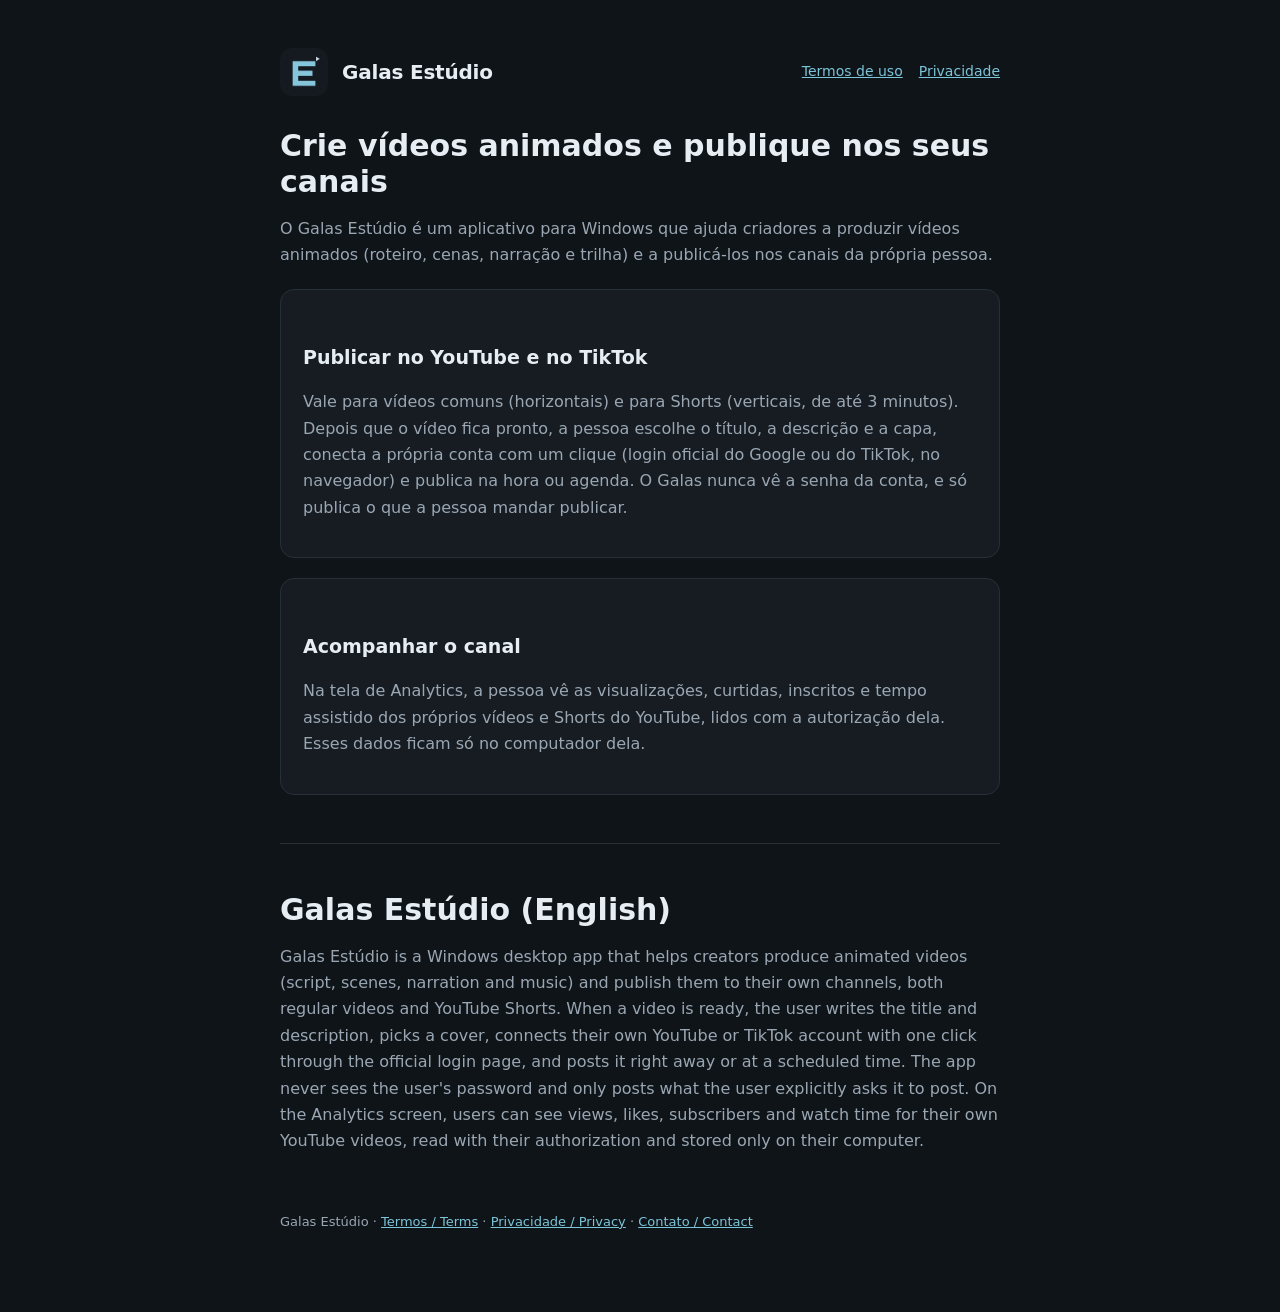
<file: docs/index.html>
<!doctype html>
<html lang="pt-BR">
<head>
<meta charset="utf-8">
<meta name="viewport" content="width=device-width, initial-scale=1">
<title>Galas Estúdio</title>
<meta name="description" content="Galas Estúdio: app para Windows que cria vídeos animados e publica no YouTube e no TikTok do próprio usuário.">
<link rel="icon" href="icone.png">
<link rel="stylesheet" href="estilo.css">
</head>
<body>
<main>
  <header><img src="icone.png" alt=""><b>Galas Estúdio</b>
    <nav><a href="termos.html">Termos de uso</a><a href="privacidade.html">Privacidade</a></nav></header>

  <h1>Crie vídeos animados e publique nos seus canais</h1>
  <p>O Galas Estúdio é um aplicativo para Windows que ajuda criadores a produzir vídeos animados (roteiro, cenas, narração e trilha) e a publicá-los nos canais da própria pessoa.</p>

  <div class="cartao">
    <h2>Publicar no YouTube e no TikTok</h2>
    <p>Vale para vídeos comuns (horizontais) e para Shorts (verticais, de até 3 minutos). Depois que o vídeo fica pronto, a pessoa escolhe o título, a descrição e a capa, conecta a própria conta com um clique (login oficial do Google ou do TikTok, no navegador) e publica na hora ou agenda. O Galas nunca vê a senha da conta, e só publica o que a pessoa mandar publicar.</p>
  </div>

  <div class="cartao">
    <h2>Acompanhar o canal</h2>
    <p>Na tela de Analytics, a pessoa vê as visualizações, curtidas, inscritos e tempo assistido dos próprios vídeos e Shorts do YouTube, lidos com a autorização dela. Esses dados ficam só no computador dela.</p>
  </div>

  <hr>
  <h1 lang="en">Galas Estúdio (English)</h1>
  <p lang="en">Galas Estúdio is a Windows desktop app that helps creators produce animated videos (script, scenes, narration and music) and publish them to their own channels, both regular videos and YouTube Shorts. When a video is ready, the user writes the title and description, picks a cover, connects their own YouTube or TikTok account with one click through the official login page, and posts it right away or at a scheduled time. The app never sees the user's password and only posts what the user explicitly asks it to post. On the Analytics screen, users can see views, likes, subscribers and watch time for their own YouTube videos, read with their authorization and stored only on their computer.</p>

  <footer>Galas Estúdio · <a href="termos.html">Termos / Terms</a> · <a href="privacidade.html">Privacidade / Privacy</a> · <a href="https://github.com/GaussNoob/galas-estudio-atualizacoes/issues">Contato / Contact</a></footer>
</main>
</body>
</html>
</file>
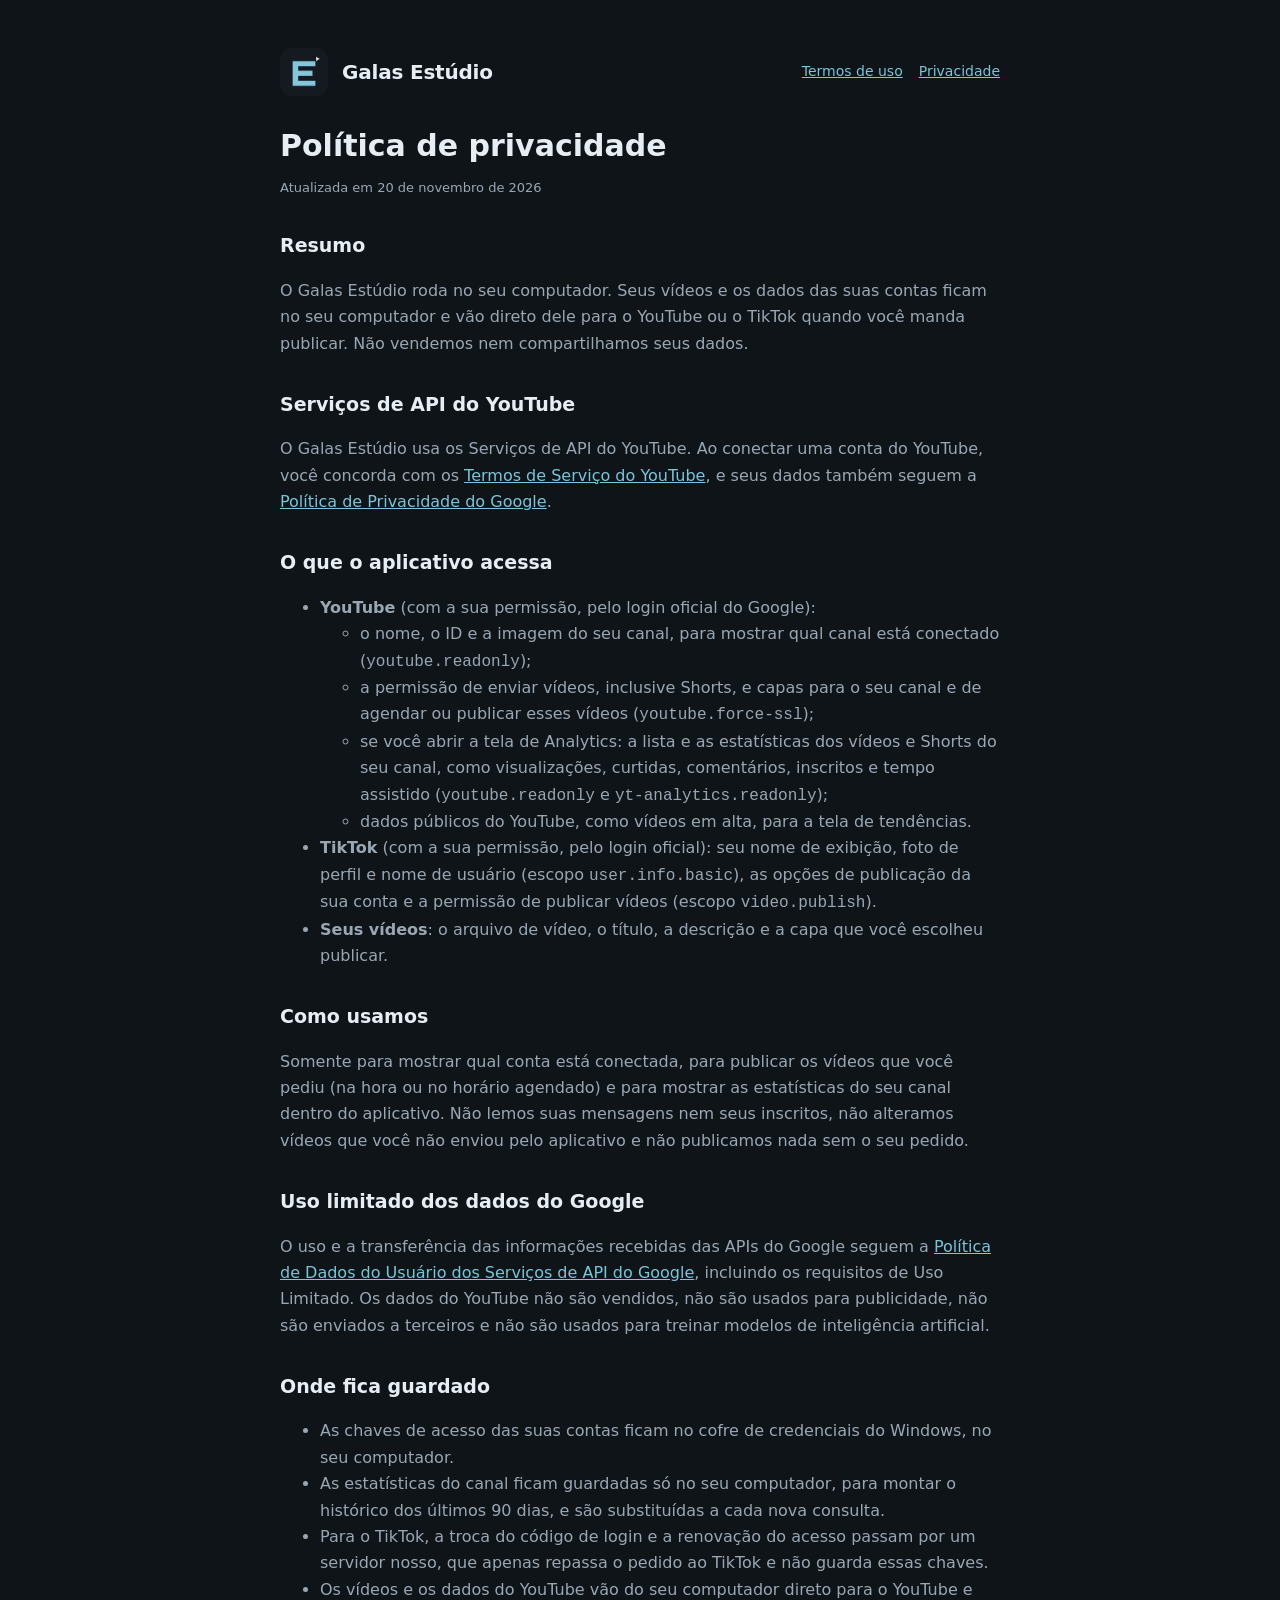
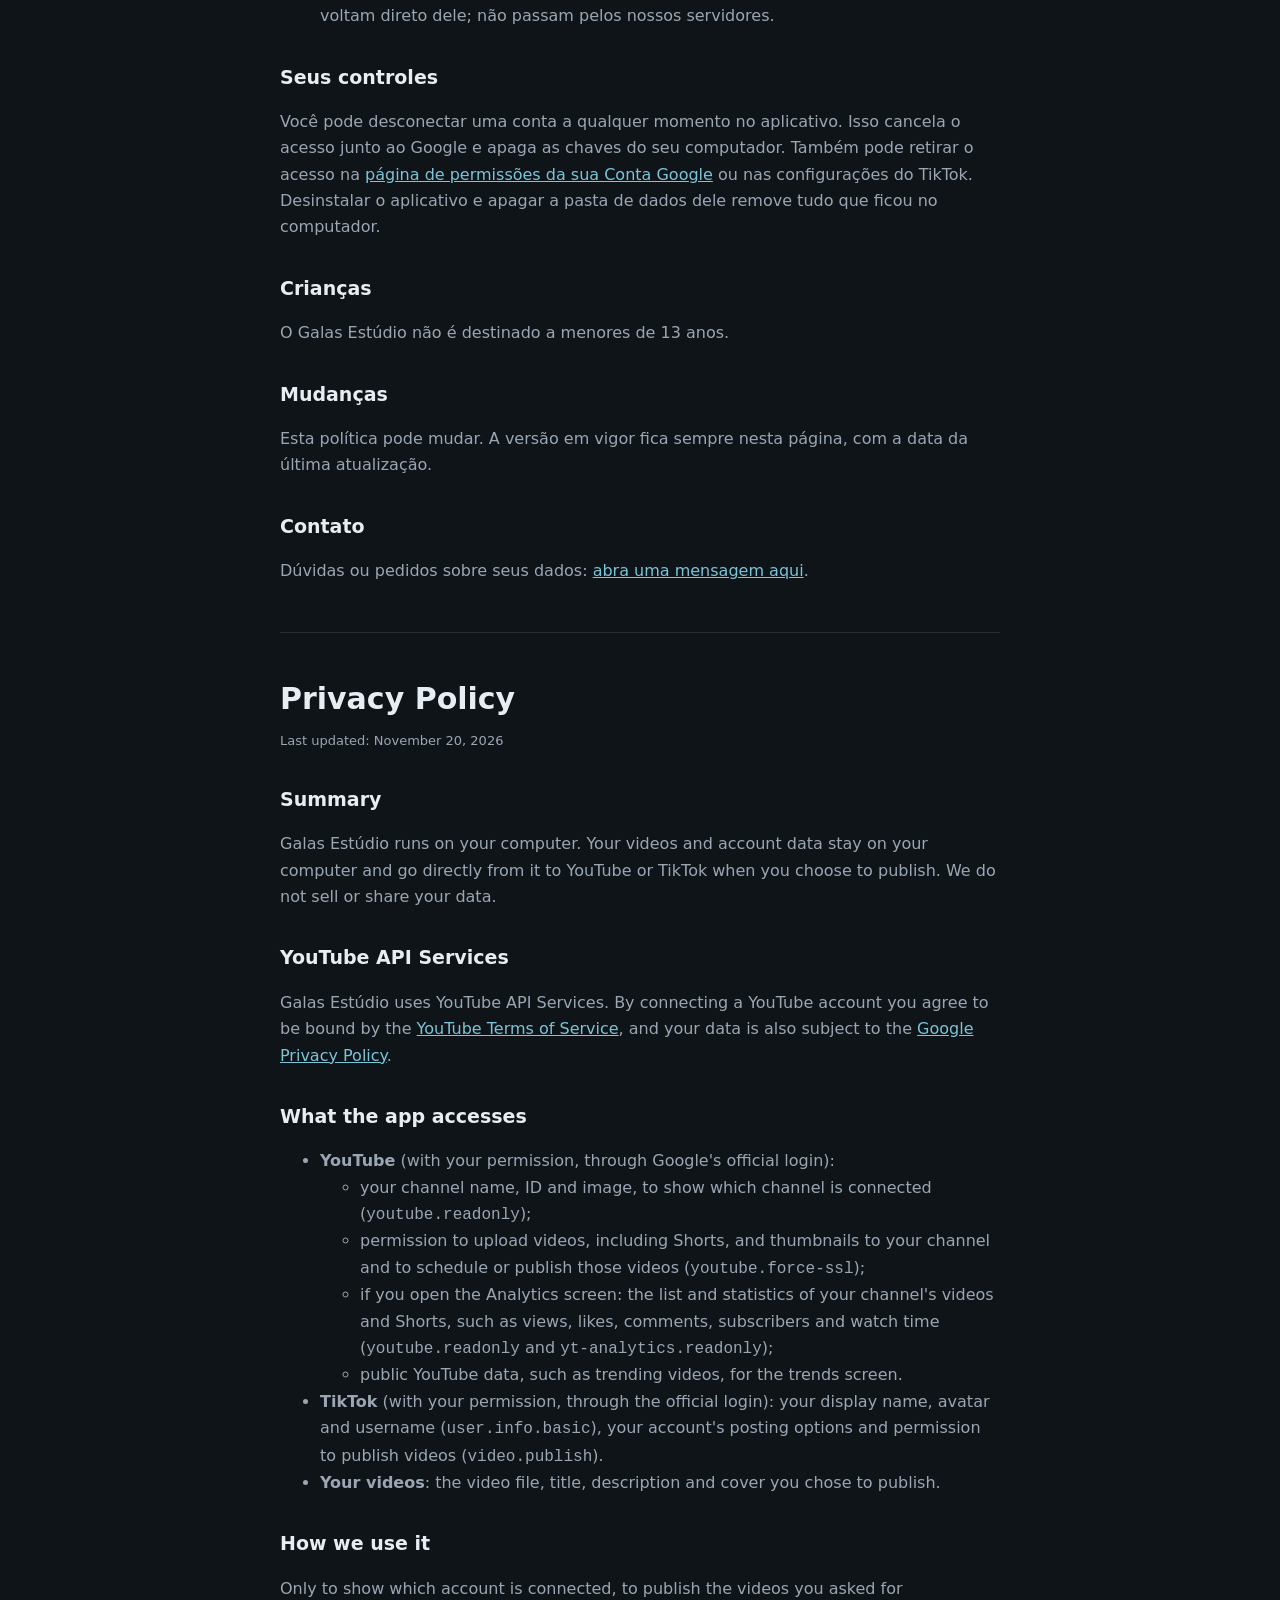
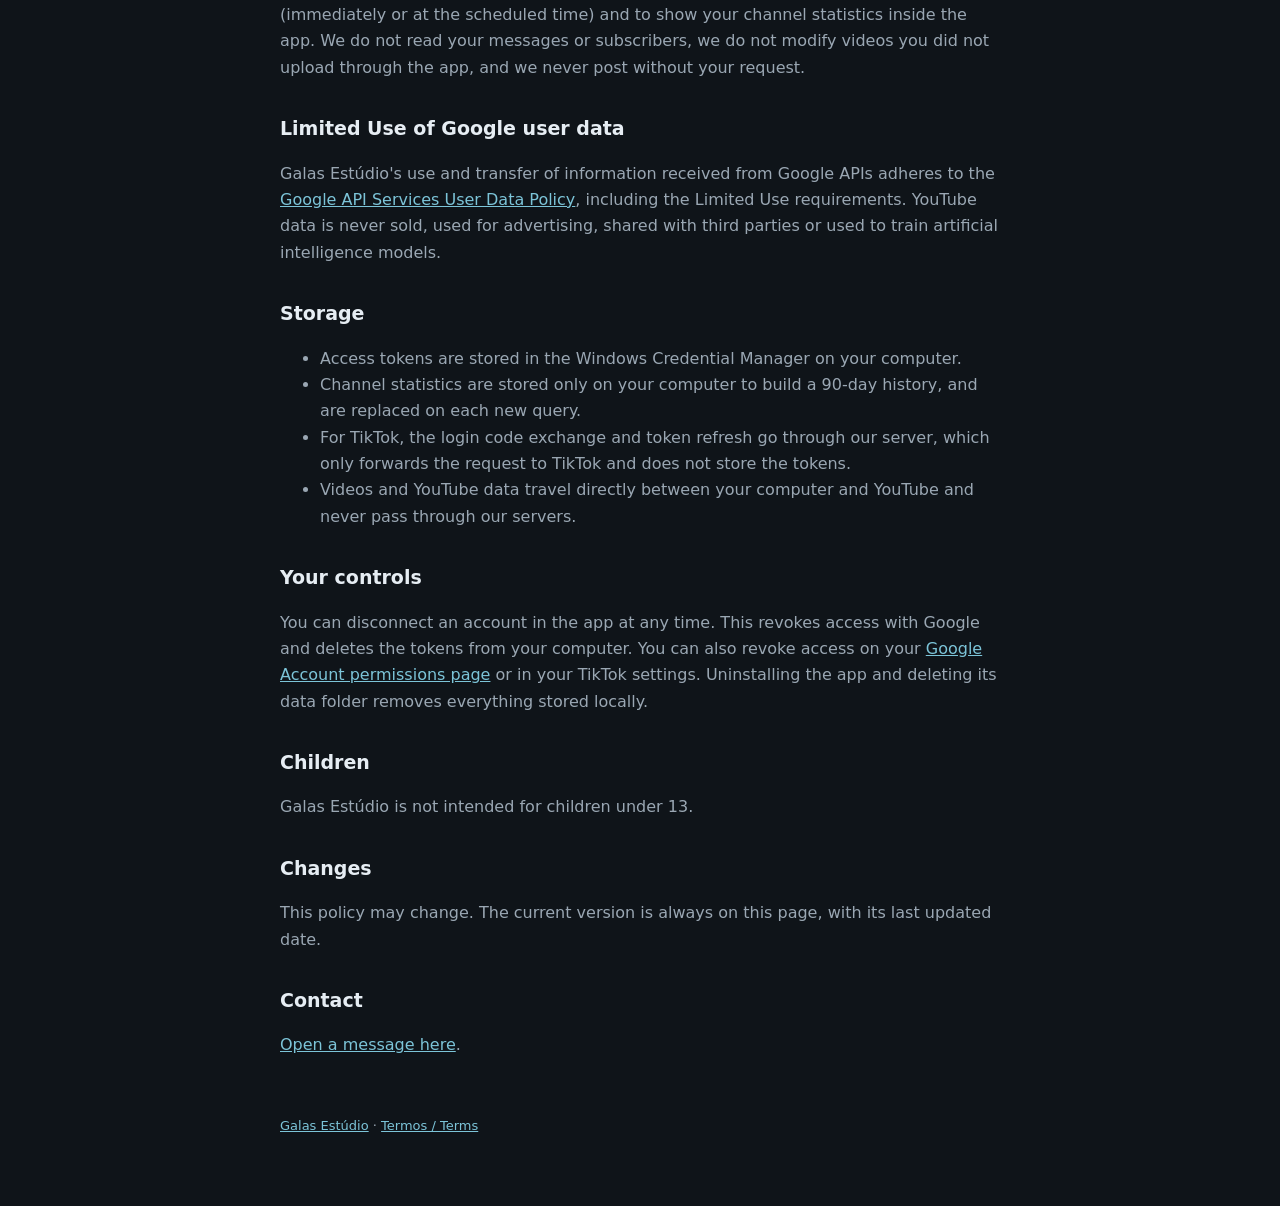
<file: docs/privacidade.html>
<!doctype html>
<html lang="pt-BR">
<head>
<meta charset="utf-8">
<meta name="viewport" content="width=device-width, initial-scale=1">
<title>Política de privacidade · Galas Estúdio</title>
<link rel="icon" href="icone.png">
<link rel="stylesheet" href="estilo.css">
</head>
<body>
<main>
  <header><img src="icone.png" alt=""><b><a href="./" style="color:inherit;text-decoration:none">Galas Estúdio</a></b>
    <nav><a href="termos.html">Termos de uso</a><a href="privacidade.html">Privacidade</a></nav></header>

  <h1>Política de privacidade</h1>
  <p class="data">Atualizada em 20 de novembro de 2026</p>

  <h2>Resumo</h2>
  <p>O Galas Estúdio roda no seu computador. Seus vídeos e os dados das suas contas ficam no seu computador e vão direto dele para o YouTube ou o TikTok quando você manda publicar. Não vendemos nem compartilhamos seus dados.</p>

  <h2>Serviços de API do YouTube</h2>
  <p>O Galas Estúdio usa os Serviços de API do YouTube. Ao conectar uma conta do YouTube, você concorda com os <a href="https://www.youtube.com/t/terms">Termos de Serviço do YouTube</a>, e seus dados também seguem a <a href="https://policies.google.com/privacy">Política de Privacidade do Google</a>.</p>

  <h2>O que o aplicativo acessa</h2>
  <ul>
    <li><b>YouTube</b> (com a sua permissão, pelo login oficial do Google):
      <ul>
        <li>o nome, o ID e a imagem do seu canal, para mostrar qual canal está conectado (<code>youtube.readonly</code>);</li>
        <li>a permissão de enviar vídeos, inclusive Shorts, e capas para o seu canal e de agendar ou publicar esses vídeos (<code>youtube.force-ssl</code>);</li>
        <li>se você abrir a tela de Analytics: a lista e as estatísticas dos vídeos e Shorts do seu canal, como visualizações, curtidas, comentários, inscritos e tempo assistido (<code>youtube.readonly</code> e <code>yt-analytics.readonly</code>);</li>
        <li>dados públicos do YouTube, como vídeos em alta, para a tela de tendências.</li>
      </ul>
    </li>
    <li><b>TikTok</b> (com a sua permissão, pelo login oficial): seu nome de exibição, foto de perfil e nome de usuário (escopo <code>user.info.basic</code>), as opções de publicação da sua conta e a permissão de publicar vídeos (escopo <code>video.publish</code>).</li>
    <li><b>Seus vídeos</b>: o arquivo de vídeo, o título, a descrição e a capa que você escolheu publicar.</li>
  </ul>

  <h2>Como usamos</h2>
  <p>Somente para mostrar qual conta está conectada, para publicar os vídeos que você pediu (na hora ou no horário agendado) e para mostrar as estatísticas do seu canal dentro do aplicativo. Não lemos suas mensagens nem seus inscritos, não alteramos vídeos que você não enviou pelo aplicativo e não publicamos nada sem o seu pedido.</p>

  <h2>Uso limitado dos dados do Google</h2>
  <p>O uso e a transferência das informações recebidas das APIs do Google seguem a <a href="https://developers.google.com/terms/api-services-user-data-policy">Política de Dados do Usuário dos Serviços de API do Google</a>, incluindo os requisitos de Uso Limitado. Os dados do YouTube não são vendidos, não são usados para publicidade, não são enviados a terceiros e não são usados para treinar modelos de inteligência artificial.</p>

  <h2>Onde fica guardado</h2>
  <ul>
    <li>As chaves de acesso das suas contas ficam no cofre de credenciais do Windows, no seu computador.</li>
    <li>As estatísticas do canal ficam guardadas só no seu computador, para montar o histórico dos últimos 90 dias, e são substituídas a cada nova consulta.</li>
    <li>Para o TikTok, a troca do código de login e a renovação do acesso passam por um servidor nosso, que apenas repassa o pedido ao TikTok e não guarda essas chaves.</li>
    <li>Os vídeos e os dados do YouTube vão do seu computador direto para o YouTube e voltam direto dele; não passam pelos nossos servidores.</li>
  </ul>

  <h2>Seus controles</h2>
  <p>Você pode desconectar uma conta a qualquer momento no aplicativo. Isso cancela o acesso junto ao Google e apaga as chaves do seu computador. Também pode retirar o acesso na <a href="https://myaccount.google.com/permissions">página de permissões da sua Conta Google</a> ou nas configurações do TikTok. Desinstalar o aplicativo e apagar a pasta de dados dele remove tudo que ficou no computador.</p>

  <h2>Crianças</h2>
  <p>O Galas Estúdio não é destinado a menores de 13 anos.</p>

  <h2>Mudanças</h2>
  <p>Esta política pode mudar. A versão em vigor fica sempre nesta página, com a data da última atualização.</p>

  <h2>Contato</h2>
  <p>Dúvidas ou pedidos sobre seus dados: <a href="https://github.com/GaussNoob/galas-estudio-atualizacoes/issues">abra uma mensagem aqui</a>.</p>

  <hr>
  <div lang="en">
  <h1>Privacy Policy</h1>
  <p class="data">Last updated: November 20, 2026</p>
  <h2>Summary</h2>
  <p>Galas Estúdio runs on your computer. Your videos and account data stay on your computer and go directly from it to YouTube or TikTok when you choose to publish. We do not sell or share your data.</p>
  <h2>YouTube API Services</h2>
  <p>Galas Estúdio uses YouTube API Services. By connecting a YouTube account you agree to be bound by the <a href="https://www.youtube.com/t/terms">YouTube Terms of Service</a>, and your data is also subject to the <a href="https://policies.google.com/privacy">Google Privacy Policy</a>.</p>
  <h2>What the app accesses</h2>
  <ul>
    <li><b>YouTube</b> (with your permission, through Google's official login):
      <ul>
        <li>your channel name, ID and image, to show which channel is connected (<code>youtube.readonly</code>);</li>
        <li>permission to upload videos, including Shorts, and thumbnails to your channel and to schedule or publish those videos (<code>youtube.force-ssl</code>);</li>
        <li>if you open the Analytics screen: the list and statistics of your channel's videos and Shorts, such as views, likes, comments, subscribers and watch time (<code>youtube.readonly</code> and <code>yt-analytics.readonly</code>);</li>
        <li>public YouTube data, such as trending videos, for the trends screen.</li>
      </ul>
    </li>
    <li><b>TikTok</b> (with your permission, through the official login): your display name, avatar and username (<code>user.info.basic</code>), your account's posting options and permission to publish videos (<code>video.publish</code>).</li>
    <li><b>Your videos</b>: the video file, title, description and cover you chose to publish.</li>
  </ul>
  <h2>How we use it</h2>
  <p>Only to show which account is connected, to publish the videos you asked for (immediately or at the scheduled time) and to show your channel statistics inside the app. We do not read your messages or subscribers, we do not modify videos you did not upload through the app, and we never post without your request.</p>
  <h2>Limited Use of Google user data</h2>
  <p>Galas Estúdio's use and transfer of information received from Google APIs adheres to the <a href="https://developers.google.com/terms/api-services-user-data-policy">Google API Services User Data Policy</a>, including the Limited Use requirements. YouTube data is never sold, used for advertising, shared with third parties or used to train artificial intelligence models.</p>
  <h2>Storage</h2>
  <ul>
    <li>Access tokens are stored in the Windows Credential Manager on your computer.</li>
    <li>Channel statistics are stored only on your computer to build a 90-day history, and are replaced on each new query.</li>
    <li>For TikTok, the login code exchange and token refresh go through our server, which only forwards the request to TikTok and does not store the tokens.</li>
    <li>Videos and YouTube data travel directly between your computer and YouTube and never pass through our servers.</li>
  </ul>
  <h2>Your controls</h2>
  <p>You can disconnect an account in the app at any time. This revokes access with Google and deletes the tokens from your computer. You can also revoke access on your <a href="https://myaccount.google.com/permissions">Google Account permissions page</a> or in your TikTok settings. Uninstalling the app and deleting its data folder removes everything stored locally.</p>
  <h2>Children</h2>
  <p>Galas Estúdio is not intended for children under 13.</p>
  <h2>Changes</h2>
  <p>This policy may change. The current version is always on this page, with its last updated date.</p>
  <h2>Contact</h2>
  <p><a href="https://github.com/GaussNoob/galas-estudio-atualizacoes/issues">Open a message here</a>.</p>
  </div>
  <footer><a href="./">Galas Estúdio</a> · <a href="termos.html">Termos / Terms</a></footer>
</main>
</body>
</html>
</file>
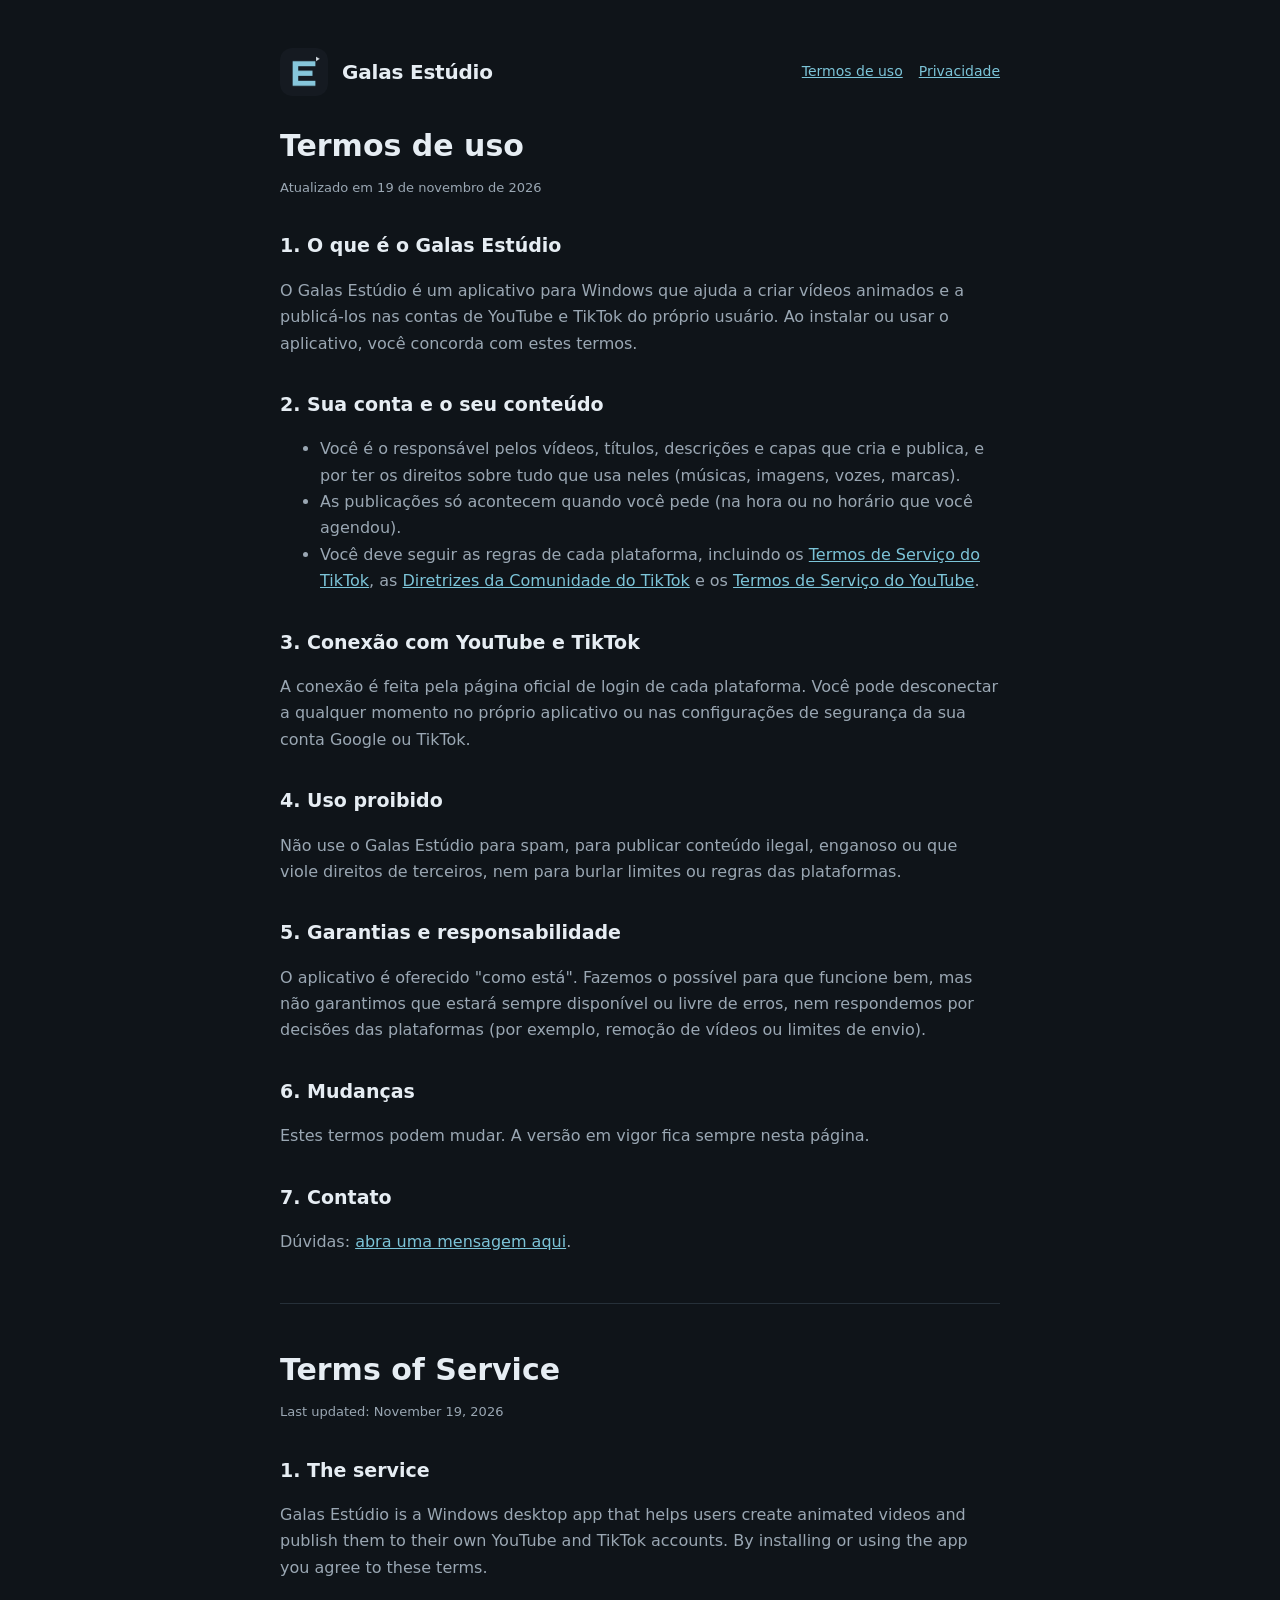
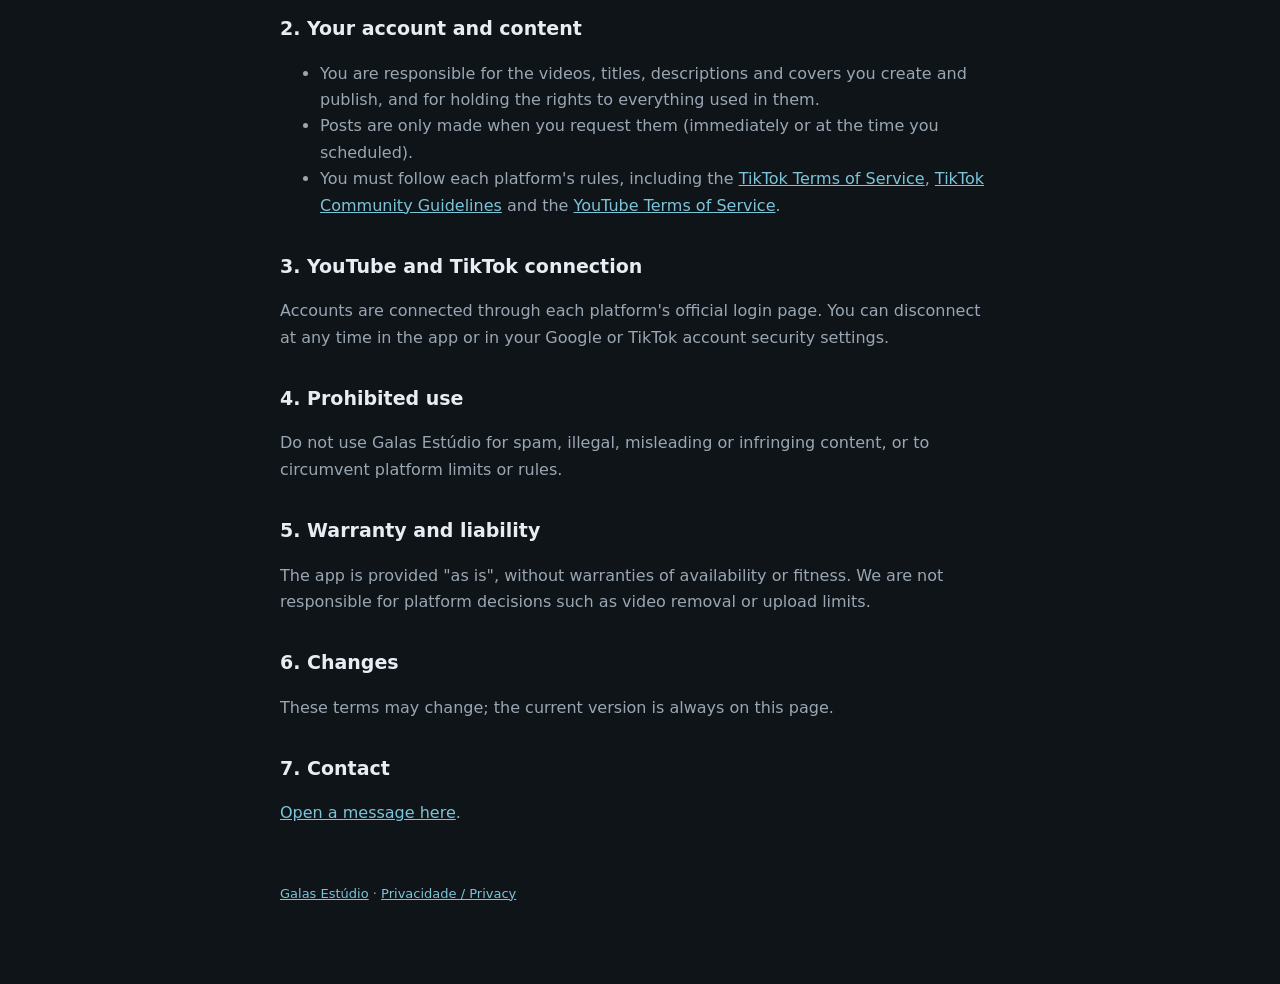
<file: docs/termos.html>
<!doctype html>
<html lang="pt-BR">
<head>
<meta charset="utf-8">
<meta name="viewport" content="width=device-width, initial-scale=1">
<title>Termos de uso · Galas Estúdio</title>
<link rel="icon" href="icone.png">
<link rel="stylesheet" href="estilo.css">
</head>
<body>
<main>
  <header><img src="icone.png" alt=""><b><a href="./" style="color:inherit;text-decoration:none">Galas Estúdio</a></b>
    <nav><a href="termos.html">Termos de uso</a><a href="privacidade.html">Privacidade</a></nav></header>

  <h1>Termos de uso</h1>
  <p class="data">Atualizado em 19 de novembro de 2026</p>

  <h2>1. O que é o Galas Estúdio</h2>
  <p>O Galas Estúdio é um aplicativo para Windows que ajuda a criar vídeos animados e a publicá-los nas contas de YouTube e TikTok do próprio usuário. Ao instalar ou usar o aplicativo, você concorda com estes termos.</p>

  <h2>2. Sua conta e o seu conteúdo</h2>
  <ul>
    <li>Você é o responsável pelos vídeos, títulos, descrições e capas que cria e publica, e por ter os direitos sobre tudo que usa neles (músicas, imagens, vozes, marcas).</li>
    <li>As publicações só acontecem quando você pede (na hora ou no horário que você agendou).</li>
    <li>Você deve seguir as regras de cada plataforma, incluindo os <a href="https://www.tiktok.com/legal/terms-of-service">Termos de Serviço do TikTok</a>, as <a href="https://www.tiktok.com/community-guidelines">Diretrizes da Comunidade do TikTok</a> e os <a href="https://www.youtube.com/t/terms">Termos de Serviço do YouTube</a>.</li>
  </ul>

  <h2>3. Conexão com YouTube e TikTok</h2>
  <p>A conexão é feita pela página oficial de login de cada plataforma. Você pode desconectar a qualquer momento no próprio aplicativo ou nas configurações de segurança da sua conta Google ou TikTok.</p>

  <h2>4. Uso proibido</h2>
  <p>Não use o Galas Estúdio para spam, para publicar conteúdo ilegal, enganoso ou que viole direitos de terceiros, nem para burlar limites ou regras das plataformas.</p>

  <h2>5. Garantias e responsabilidade</h2>
  <p>O aplicativo é oferecido "como está". Fazemos o possível para que funcione bem, mas não garantimos que estará sempre disponível ou livre de erros, nem respondemos por decisões das plataformas (por exemplo, remoção de vídeos ou limites de envio).</p>

  <h2>6. Mudanças</h2>
  <p>Estes termos podem mudar. A versão em vigor fica sempre nesta página.</p>

  <h2>7. Contato</h2>
  <p>Dúvidas: <a href="https://github.com/GaussNoob/galas-estudio-atualizacoes/issues">abra uma mensagem aqui</a>.</p>

  <hr>
  <div lang="en">
  <h1>Terms of Service</h1>
  <p class="data">Last updated: November 19, 2026</p>
  <h2>1. The service</h2>
  <p>Galas Estúdio is a Windows desktop app that helps users create animated videos and publish them to their own YouTube and TikTok accounts. By installing or using the app you agree to these terms.</p>
  <h2>2. Your account and content</h2>
  <ul>
    <li>You are responsible for the videos, titles, descriptions and covers you create and publish, and for holding the rights to everything used in them.</li>
    <li>Posts are only made when you request them (immediately or at the time you scheduled).</li>
    <li>You must follow each platform's rules, including the <a href="https://www.tiktok.com/legal/terms-of-service">TikTok Terms of Service</a>, <a href="https://www.tiktok.com/community-guidelines">TikTok Community Guidelines</a> and the <a href="https://www.youtube.com/t/terms">YouTube Terms of Service</a>.</li>
  </ul>
  <h2>3. YouTube and TikTok connection</h2>
  <p>Accounts are connected through each platform's official login page. You can disconnect at any time in the app or in your Google or TikTok account security settings.</p>
  <h2>4. Prohibited use</h2>
  <p>Do not use Galas Estúdio for spam, illegal, misleading or infringing content, or to circumvent platform limits or rules.</p>
  <h2>5. Warranty and liability</h2>
  <p>The app is provided "as is", without warranties of availability or fitness. We are not responsible for platform decisions such as video removal or upload limits.</p>
  <h2>6. Changes</h2>
  <p>These terms may change; the current version is always on this page.</p>
  <h2>7. Contact</h2>
  <p><a href="https://github.com/GaussNoob/galas-estudio-atualizacoes/issues">Open a message here</a>.</p>
  </div>
  <footer><a href="./">Galas Estúdio</a> · <a href="privacidade.html">Privacidade / Privacy</a></footer>
</main>
</body>
</html>
</file>
<file: docs/estilo.css>
:root {--bg: #0f1419; --panel: #161c22; --line: #263039; --text: #e6edf3; --dim: #9aa7b3; --accent: #7cc4d8;}
* {box-sizing: border-box;}
body {margin: 0; background: var(--bg); color: var(--text); font: 16px/1.65 system-ui, -apple-system, "Segoe UI", sans-serif;}
main {max-width: 760px; margin: 0 auto; padding: 48px 20px 80px;}
header {display: flex; align-items: center; gap: 14px; margin-bottom: 32px;}
header img {width: 48px; height: 48px; border-radius: 12px;}
header b {font-size: 20px; letter-spacing: -.2px;}
nav {display: flex; flex-wrap: wrap; gap: 16px; margin-left: auto; font-size: 14px;}
a {color: var(--accent);}
h1 {font-size: 30px; line-height: 1.2; margin: 0 0 8px;}
h2 {font-size: 19px; margin: 32px 0 6px;}
p, li {color: var(--dim);}
.data {font-size: 13px; color: var(--dim);}
.cartao {background: var(--panel); border: 1px solid var(--line); border-radius: 14px; padding: 20px 22px; margin: 20px 0;}
hr {border: 0; border-top: 1px solid var(--line); margin: 48px 0;}
footer {margin-top: 56px; font-size: 13px; color: var(--dim);}
</file>
